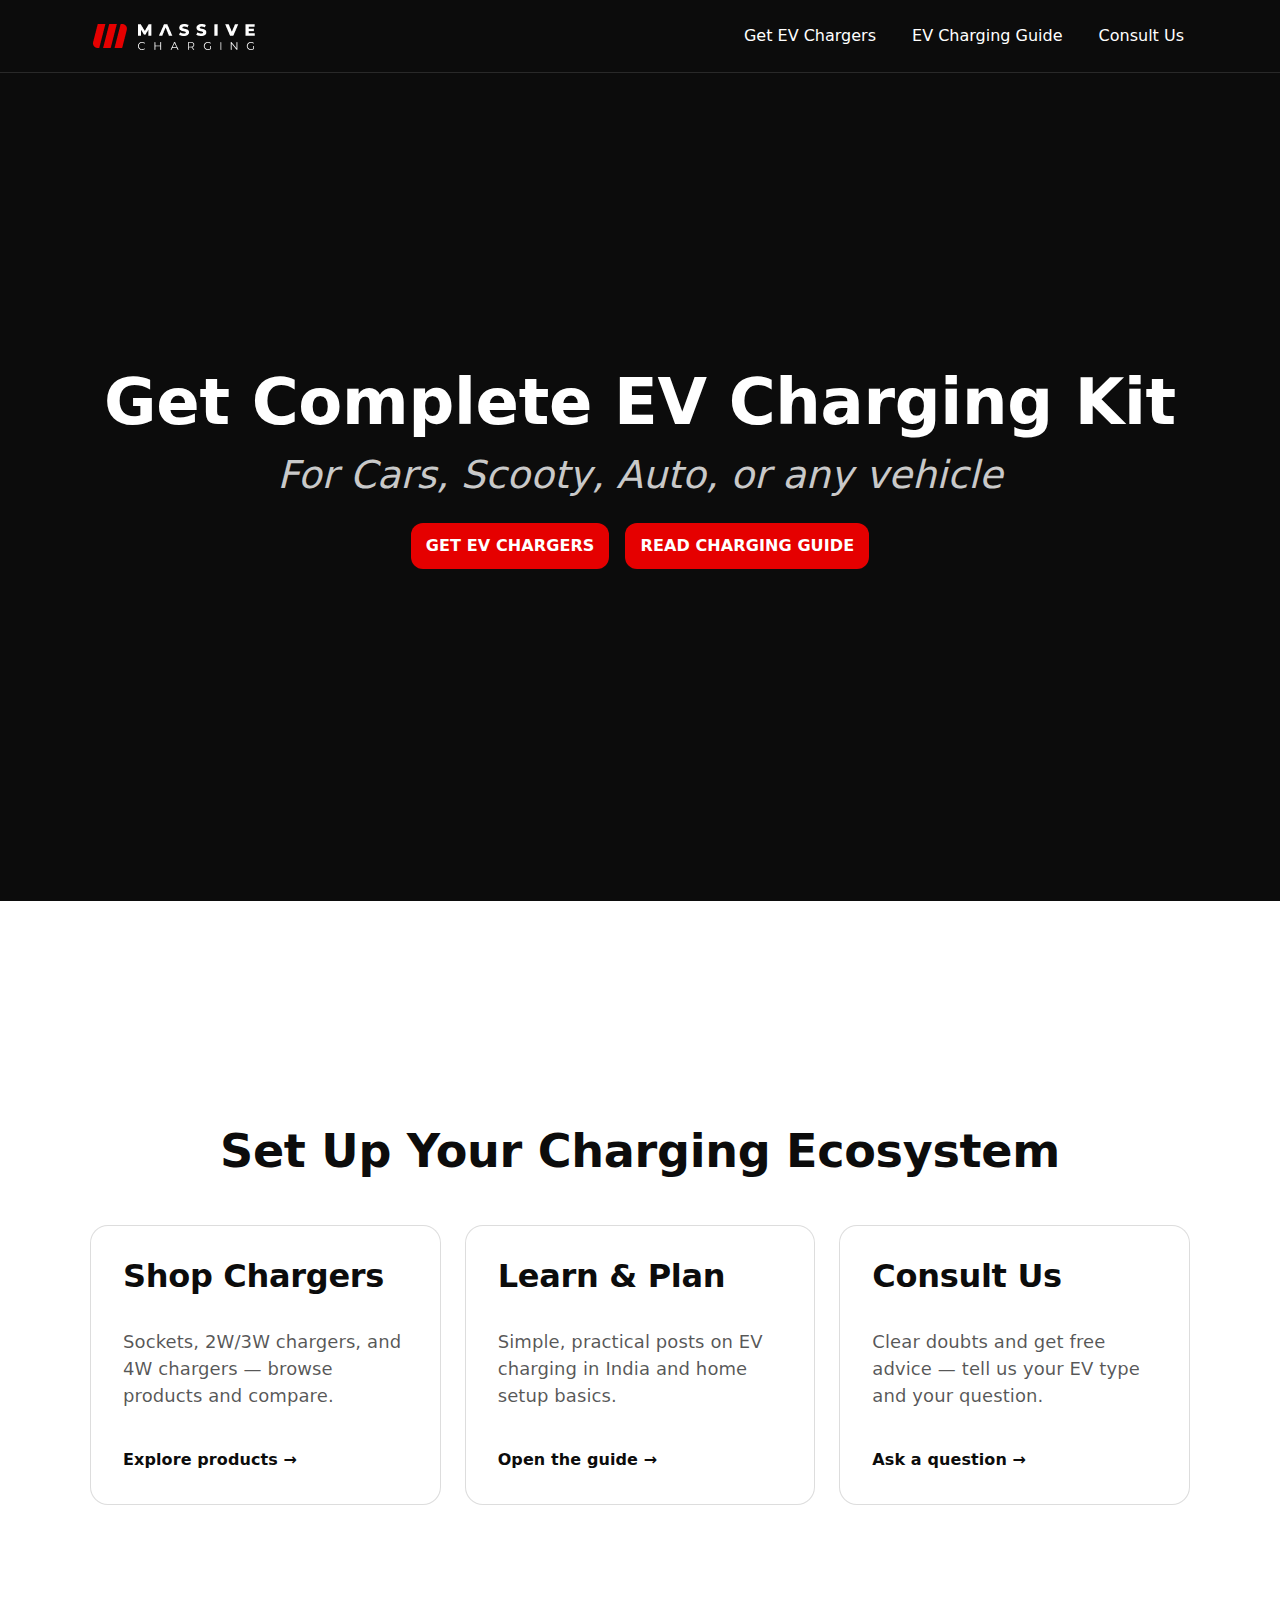
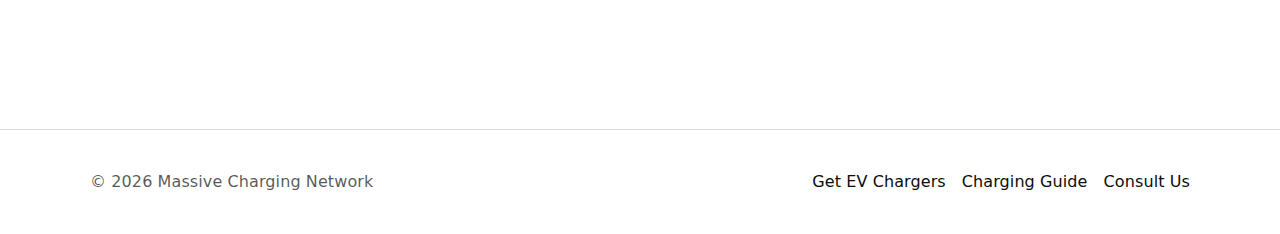
<file: index.html>
<!doctype html>
<html lang="en">
<head>
  <meta charset="utf-8" />
  <meta name="viewport" content="width=device-width,initial-scale=1" />
  <title>Massive Charging Network</title>
  <meta name="description" content="Get EV chargers and practical EV charging guidance in India. Consult us for free advice." />
  <link rel="stylesheet" href="css/style.css" />
  <link rel="stylesheet" href="css/pages/home.css" />
  <script defer src="js/main.js"></script>
</head>
<body>
<body class="home-page">
  <a class="skip-link" href="#main">Skip to content</a>

  <header class="site-header">
    <div class="container header-row">
      <a class="brand" href="index.html" aria-label="Massive Charging Network Home">
        <img class="brand-logo" src="assets/img/logo.png" alt="Massive Charging Network logo" />
        <span class="brand-name">Massive Charging Network</span>
      </a>

      <button class="nav-toggle" type="button" aria-expanded="false" aria-controls="site-nav">
        Menu
      </button>

      <nav id="site-nav" class="site-nav" aria-label="Primary">
        <ul class="nav-list">
          <li class="nav-item has-dropdown">
            <a class="nav-link" href="get-ev-chargers.html">Get EV Chargers</a>
            <ul class="dropdown" aria-label="Get EV Chargers submenu">
              <li><a href="get-ev-chargers.html#sockets">EV Charging Sockets</a></li>
              <li><a href="get-ev-chargers.html#2w3w">2W &amp; 3W EV Chargers</a></li>
              <li><a href="get-ev-chargers.html#4w">4W EV Chargers</a></li>
            </ul>
          </li>

          <li class="nav-item has-dropdown">
            <a class="nav-link" href="ev-charging-guide.html">EV Charging Guide</a>
            <ul class="dropdown" aria-label="EV Charging Guide submenu">
              <li><a href="ev-charging-guide.html#cars">Charging Guide for EV Cars in India</a></li>
              <li><a href="ev-charging-guide.html#home">Home Charging Setup Guide</a></li>
            </ul>
          </li>

          <li class="nav-item">
            <a class="nav-link" href="consult-us.html">Consult Us</a>
          </li>
        </ul>
      </nav>
    </div>
  </header>

  <main id="main">
    <section class="hero hero--home">
      <div class="container">
        <h1>Get Complete EV Charging Kit  </h1>
        <p>
          For Cars, Scooty, Auto, or any vehicle
        </p>
        <div class="hero-actions">
          <a class="btn" href="get-ev-chargers.html">GET EV CHARGERS</a>
          <a class="btn btn-secondary" href="ev-charging-guide.html">READ CHARGING GUIDE</a>
        </div>        
      </div>
    </section>

 <section class="cards-stage" id="explore">
  <div class="container">

    <header class="cards-stage__header">
      <h2>Set Up Your Charging Ecosystem</h2>
    </header>

    <div class="hero-cards cards-stage__grid">
      <article class="card">
        <h2>Shop Chargers</h2>
        <p>Sockets, 2W/3W chargers, and 4W chargers — browse products and compare.</p>
        <a href="get-ev-chargers.html">Explore products →</a>
      </article>

      <article class="card">
        <h2>Learn &amp; Plan</h2>
        <p>Simple, practical posts on EV charging in India and home setup basics.</p>
        <a href="ev-charging-guide.html">Open the guide →</a>
      </article>

      <article class="card">
        <h2>Consult Us</h2>
        <p>Clear doubts and get free advice — tell us your EV type and your question.</p>
        <a href="consult-us.html">Ask a question →</a>
      </article>
    </div>

  </div>
</section>

      
    </section>
  </main>

  <footer class="site-footer">
    <div class="container footer-row">
      <p>© <span id="year"></span> Massive Charging Network</p>
      <ul class="footer-links">
        <li><a href="get-ev-chargers.html">Get EV Chargers</a></li>
        <li><a href="ev-charging-guide.html">Charging Guide</a></li>
        <li><a href="consult-us.html">Consult Us</a></li>
      </ul>
    </div>
  </footer>
</body>
</html>
</file>
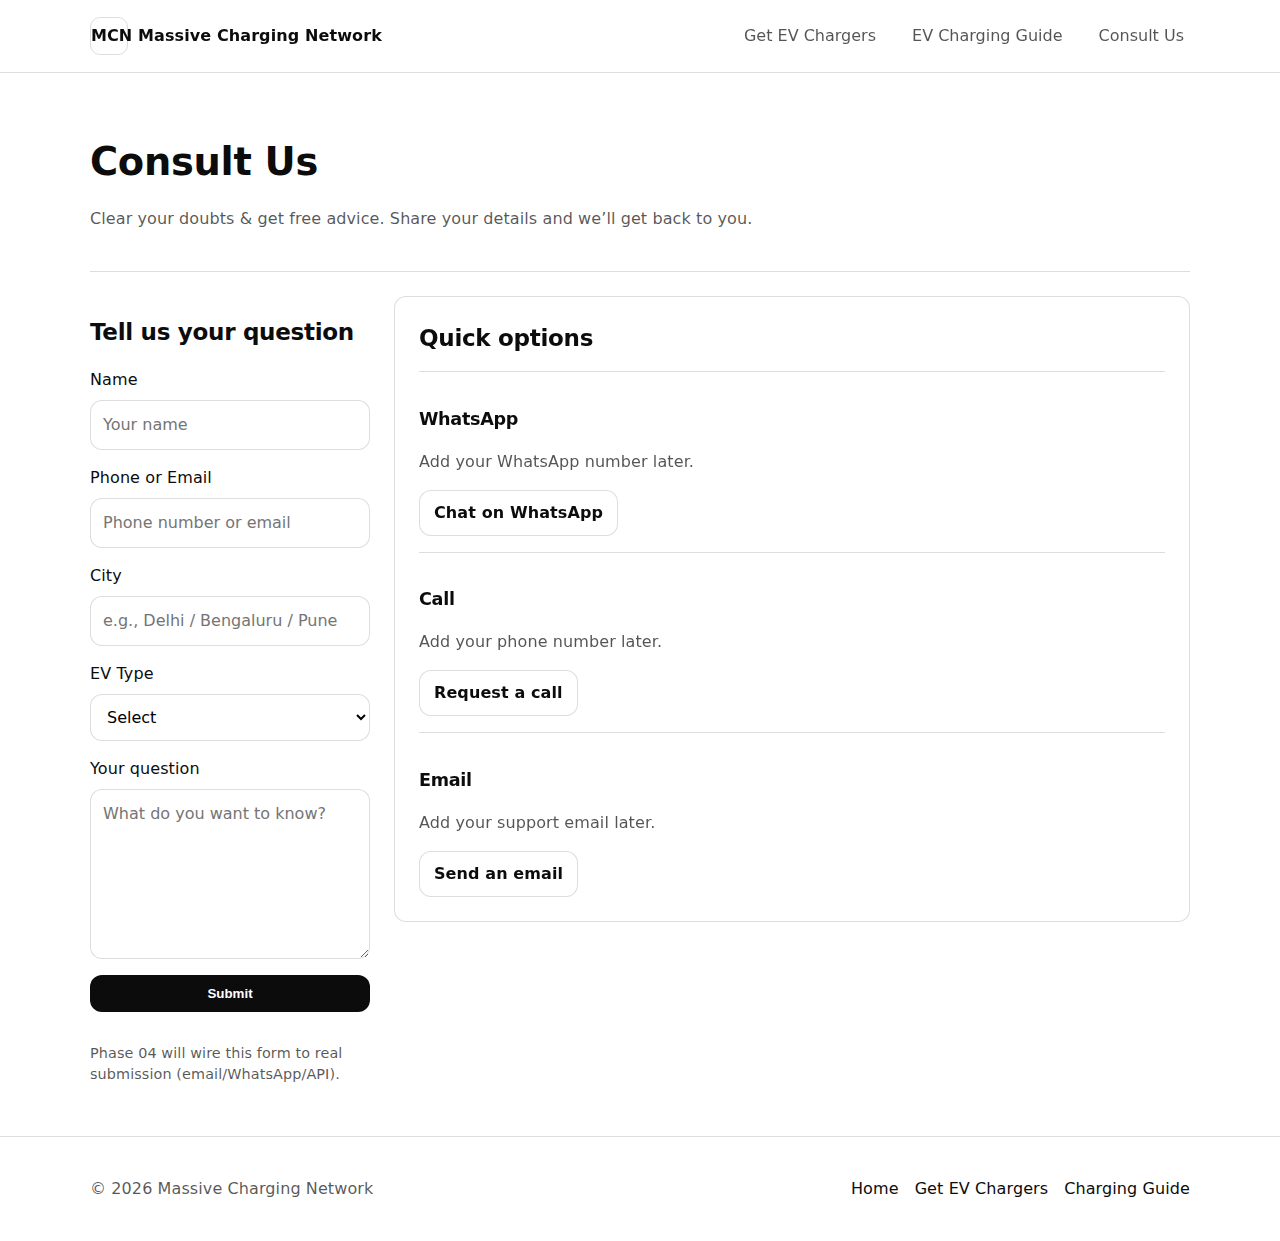
<file: consult-us.html>
<!doctype html>
<html lang="en">
<head>
  <meta charset="utf-8" />
  <meta name="viewport" content="width=device-width,initial-scale=1" />
  <title>Consult Us | Massive Charging Network</title>
  <meta name="description" content="Clear your EV charging doubts and get free advice. Tell us your EV type and question." />
  <link rel="stylesheet" href="css/style.css" />
  <script defer src="js/main.js"></script>
</head>
<body>
  <a class="skip-link" href="#main">Skip to content</a>

  <header class="site-header">
    <div class="container header-row">
      <a class="brand" href="index.html" aria-label="Massive Charging Network Home">
        <span class="brand-mark">MCN</span>
        <span class="brand-name">Massive Charging Network</span>
      </a>

      <button class="nav-toggle" type="button" aria-expanded="false" aria-controls="site-nav">
        Menu
      </button>

      <nav id="site-nav" class="site-nav" aria-label="Primary">
        <ul class="nav-list">
          <li class="nav-item has-dropdown">
            <a class="nav-link" href="get-ev-chargers.html">Get EV Chargers</a>
            <ul class="dropdown" aria-label="Get EV Chargers submenu">
              <li><a href="get-ev-chargers.html#sockets">EV Charging Sockets</a></li>
              <li><a href="get-ev-chargers.html#2w3w">2W &amp; 3W EV Chargers</a></li>
              <li><a href="get-ev-chargers.html#4w">4W EV Chargers</a></li>
            </ul>
          </li>

          <li class="nav-item has-dropdown">
            <a class="nav-link" href="ev-charging-guide.html">EV Charging Guide</a>
            <ul class="dropdown" aria-label="EV Charging Guide submenu">
              <li><a href="ev-charging-guide.html#cars">Charging Guide for EV Cars in India</a></li>
              <li><a href="ev-charging-guide.html#home">Home Charging Setup Guide</a></li>
            </ul>
          </li>

          <li class="nav-item">
            <a class="nav-link" href="consult-us.html" aria-current="page">Consult Us</a>
          </li>
        </ul>
      </nav>
    </div>
  </header>

  <main id="main" class="container section">
    <header class="page-header">
      <h1>Consult Us</h1>
      <p>Clear your doubts &amp; get free advice. Share your details and we’ll get back to you.</p>
    </header>

    <div class="layout-two-col">
      <section class="content">
        <h2>Tell us your question</h2>

        <form class="form" action="#" method="post">
          <div class="form-row">
            <label for="name">Name</label>
            <input id="name" name="name" type="text" placeholder="Your name" required />
          </div>

          <div class="form-row">
            <label for="contact">Phone or Email</label>
            <input id="contact" name="contact" type="text" placeholder="Phone number or email" required />
          </div>

          <div class="form-row">
            <label for="city">City</label>
            <input id="city" name="city" type="text" placeholder="e.g., Delhi / Bengaluru / Pune" />
          </div>

          <div class="form-row">
            <label for="evType">EV Type</label>
            <select id="evType" name="evType" required>
              <option value="">Select</option>
              <option value="2w">2W (Two-wheeler)</option>
              <option value="3w">3W (Three-wheeler)</option>
              <option value="4w">4W (Car)</option>
              <option value="fleet">Fleet / Commercial</option>
            </select>
          </div>

          <div class="form-row">
            <label for="question">Your question</label>
            <textarea id="question" name="question" rows="6" placeholder="What do you want to know?" required></textarea>
          </div>

          <button class="btn" type="submit">Submit</button>
          <p class="muted small">Phase 04 will wire this form to real submission (email/WhatsApp/API).</p>
        </form>
      </section>

      <aside class="sidebar" aria-label="Contact options">
        <h2 class="sidebar-title">Quick options</h2>

        <div class="sidebar-box">
          <h3>WhatsApp</h3>
          <p class="muted">Add your WhatsApp number later.</p>
          <a class="btn btn-secondary" href="#">Chat on WhatsApp</a>
        </div>

        <div class="sidebar-box">
          <h3>Call</h3>
          <p class="muted">Add your phone number later.</p>
          <a class="btn btn-secondary" href="#">Request a call</a>
        </div>

        <div class="sidebar-box">
          <h3>Email</h3>
          <p class="muted">Add your support email later.</p>
          <a class="btn btn-secondary" href="#">Send an email</a>
        </div>
      </aside>
    </div>
  </main>

  <footer class="site-footer">
    <div class="container footer-row">
      <p>© <span id="year"></span> Massive Charging Network</p>
      <ul class="footer-links">
        <li><a href="index.html">Home</a></li>
        <li><a href="get-ev-chargers.html">Get EV Chargers</a></li>
        <li><a href="ev-charging-guide.html">Charging Guide</a></li>
      </ul>
    </div>
  </footer>
</body>
</html>
</file>
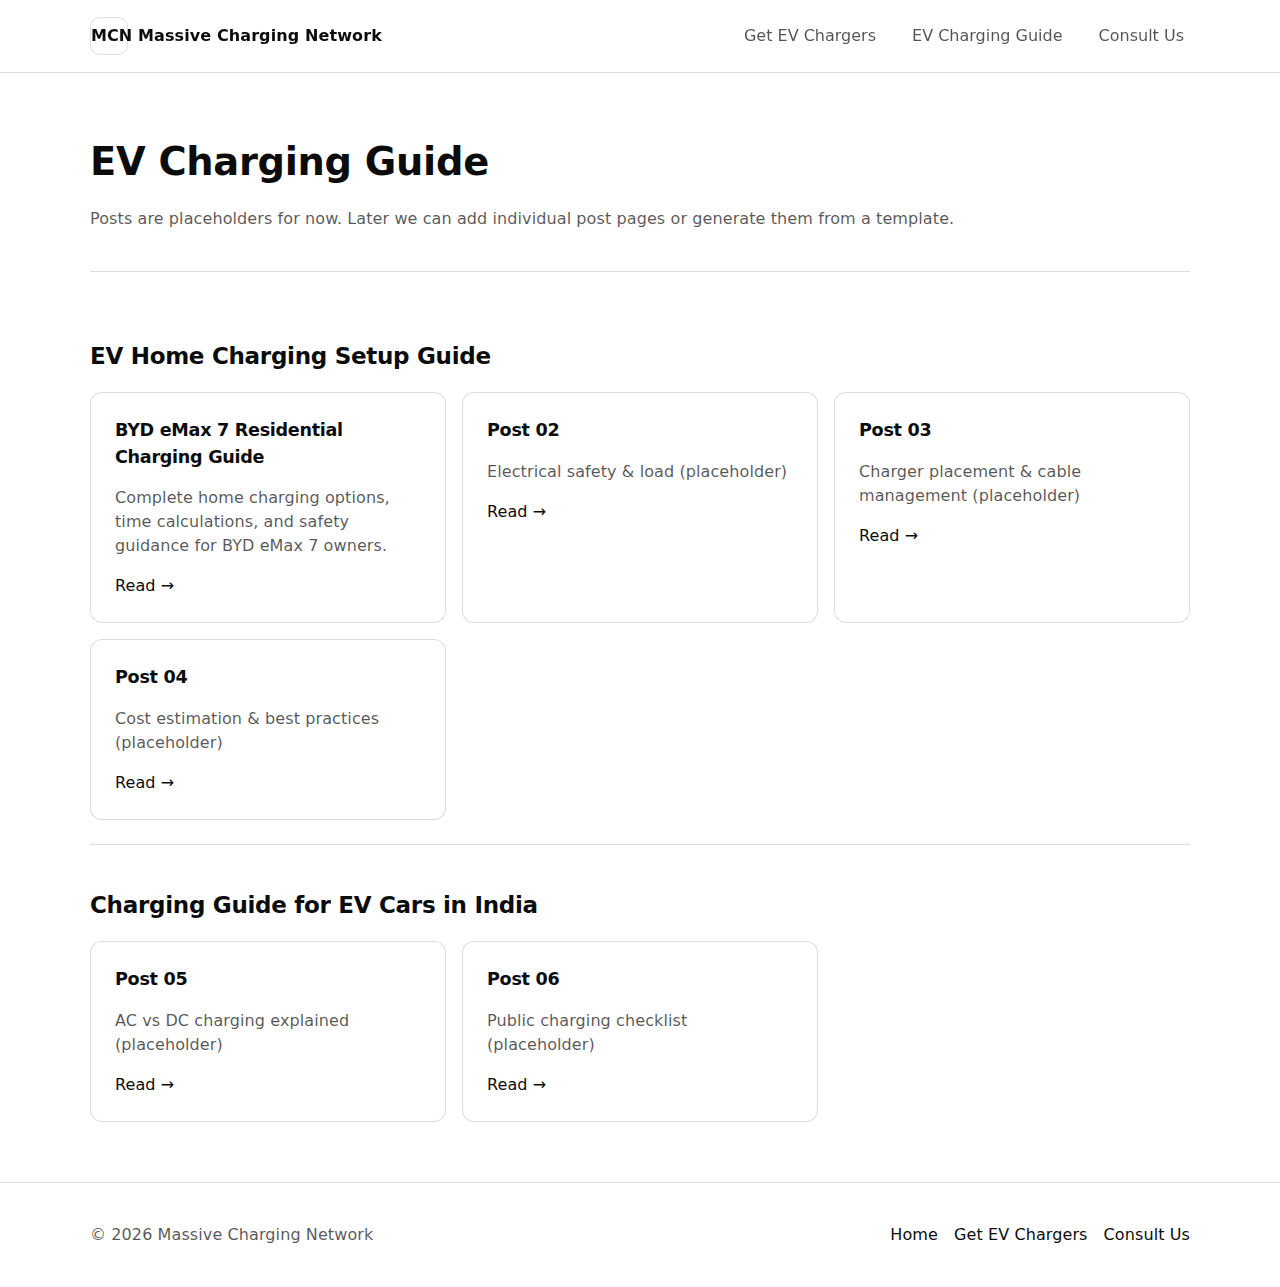
<file: ev-charging-guide.html>
<!doctype html>
<html lang="en">
<head>
  <meta charset="utf-8" />
  <meta name="viewport" content="width=device-width,initial-scale=1" />
  <title>EV Charging Guide | Massive Charging Network</title>
  <meta name="description" content="EV charging guidance: car charging basics in India and home charging setup posts." />
  <link rel="stylesheet" href="css/style.css" />
  <script defer src="js/main.js"></script>
</head>
<body>
  <a class="skip-link" href="#main">Skip to content</a>

  <header class="site-header">
    <div class="container header-row">
      <a class="brand" href="index.html" aria-label="Massive Charging Network Home">
        <span class="brand-mark">MCN</span>
        <span class="brand-name">Massive Charging Network</span>
      </a>

      <button class="nav-toggle" type="button" aria-expanded="false" aria-controls="site-nav">
        Menu
      </button>

      <nav id="site-nav" class="site-nav" aria-label="Primary">
        <ul class="nav-list">
          <li class="nav-item has-dropdown">
            <a class="nav-link" href="get-ev-chargers.html">Get EV Chargers</a>
            <ul class="dropdown" aria-label="Get EV Chargers submenu">
              <li><a href="get-ev-chargers.html#sockets">EV Charging Sockets</a></li>
              <li><a href="get-ev-chargers.html#2w3w">2W &amp; 3W EV Chargers</a></li>
              <li><a href="get-ev-chargers.html#4w">4W EV Chargers</a></li>
            </ul>
          </li>

          <li class="nav-item has-dropdown">
            <a class="nav-link" href="ev-charging-guide.html" aria-current="page">EV Charging Guide</a>
            <ul class="dropdown" aria-label="EV Charging Guide submenu">
              <li><a href="#cars">Charging Guide for EV Cars in India</a></li>
              <li><a href="#home">Home Charging Setup Guide</a></li>
            </ul>
          </li>

          <li class="nav-item">
            <a class="nav-link" href="consult-us.html">Consult Us</a>
          </li>
        </ul>
      </nav>
    </div>
  </header>

  <main id="main" class="container section">
    <header class="page-header">
      <h1>EV Charging Guide</h1>
      <p>Posts are placeholders for now. Later we can add individual post pages or generate them from a template.</p>
    </header>

    <section id="home" class="category">
      <h2>EV Home Charging Setup Guide</h2>

      <div class="post-grid">
        <article class="post-card">
		<h3>BYD eMax 7 Residential Charging Guide</h3>
		<p class="muted">
		Complete home charging options, time calculations, and safety guidance for BYD eMax 7 owners.
		</p>
		<a
    href="byd-emax7-residential-charging-guide.html"
    aria-label="Read BYD eMax 7 Residential Charging Guide"
  >
    Read →
  </a>
</article>
        <article class="post-card">
          <h3>Post 02</h3>
          <p class="muted">Electrical safety &amp; load (placeholder)</p>
          <a href="#" aria-label="Open Post 02">Read →</a>
        </article>
        <article class="post-card">
          <h3>Post 03</h3>
          <p class="muted">Charger placement &amp; cable management (placeholder)</p>
          <a href="#" aria-label="Open Post 03">Read →</a>
        </article>
        <article class="post-card">
          <h3>Post 04</h3>
          <p class="muted">Cost estimation &amp; best practices (placeholder)</p>
          <a href="#" aria-label="Open Post 04">Read →</a>
        </article>
      </div>
    </section>

    <section id="cars" class="category">
      <h2>Charging Guide for EV Cars in India</h2>

      <div class="post-grid">
        <article class="post-card">
          <h3>Post 05</h3>
          <p class="muted">AC vs DC charging explained (placeholder)</p>
          <a href="#" aria-label="Open Post 05">Read →</a>
        </article>
        <article class="post-card">
          <h3>Post 06</h3>
          <p class="muted">Public charging checklist (placeholder)</p>
          <a href="#" aria-label="Open Post 06">Read →</a>
        </article>
      </div>
    </section>
  </main>

  <footer class="site-footer">
    <div class="container footer-row">
      <p>© <span id="year"></span> Massive Charging Network</p>
      <ul class="footer-links">
        <li><a href="index.html">Home</a></li>
        <li><a href="get-ev-chargers.html">Get EV Chargers</a></li>
        <li><a href="consult-us.html">Consult Us</a></li>
      </ul>
    </div>
  </footer>
</body>
</html>
</file>
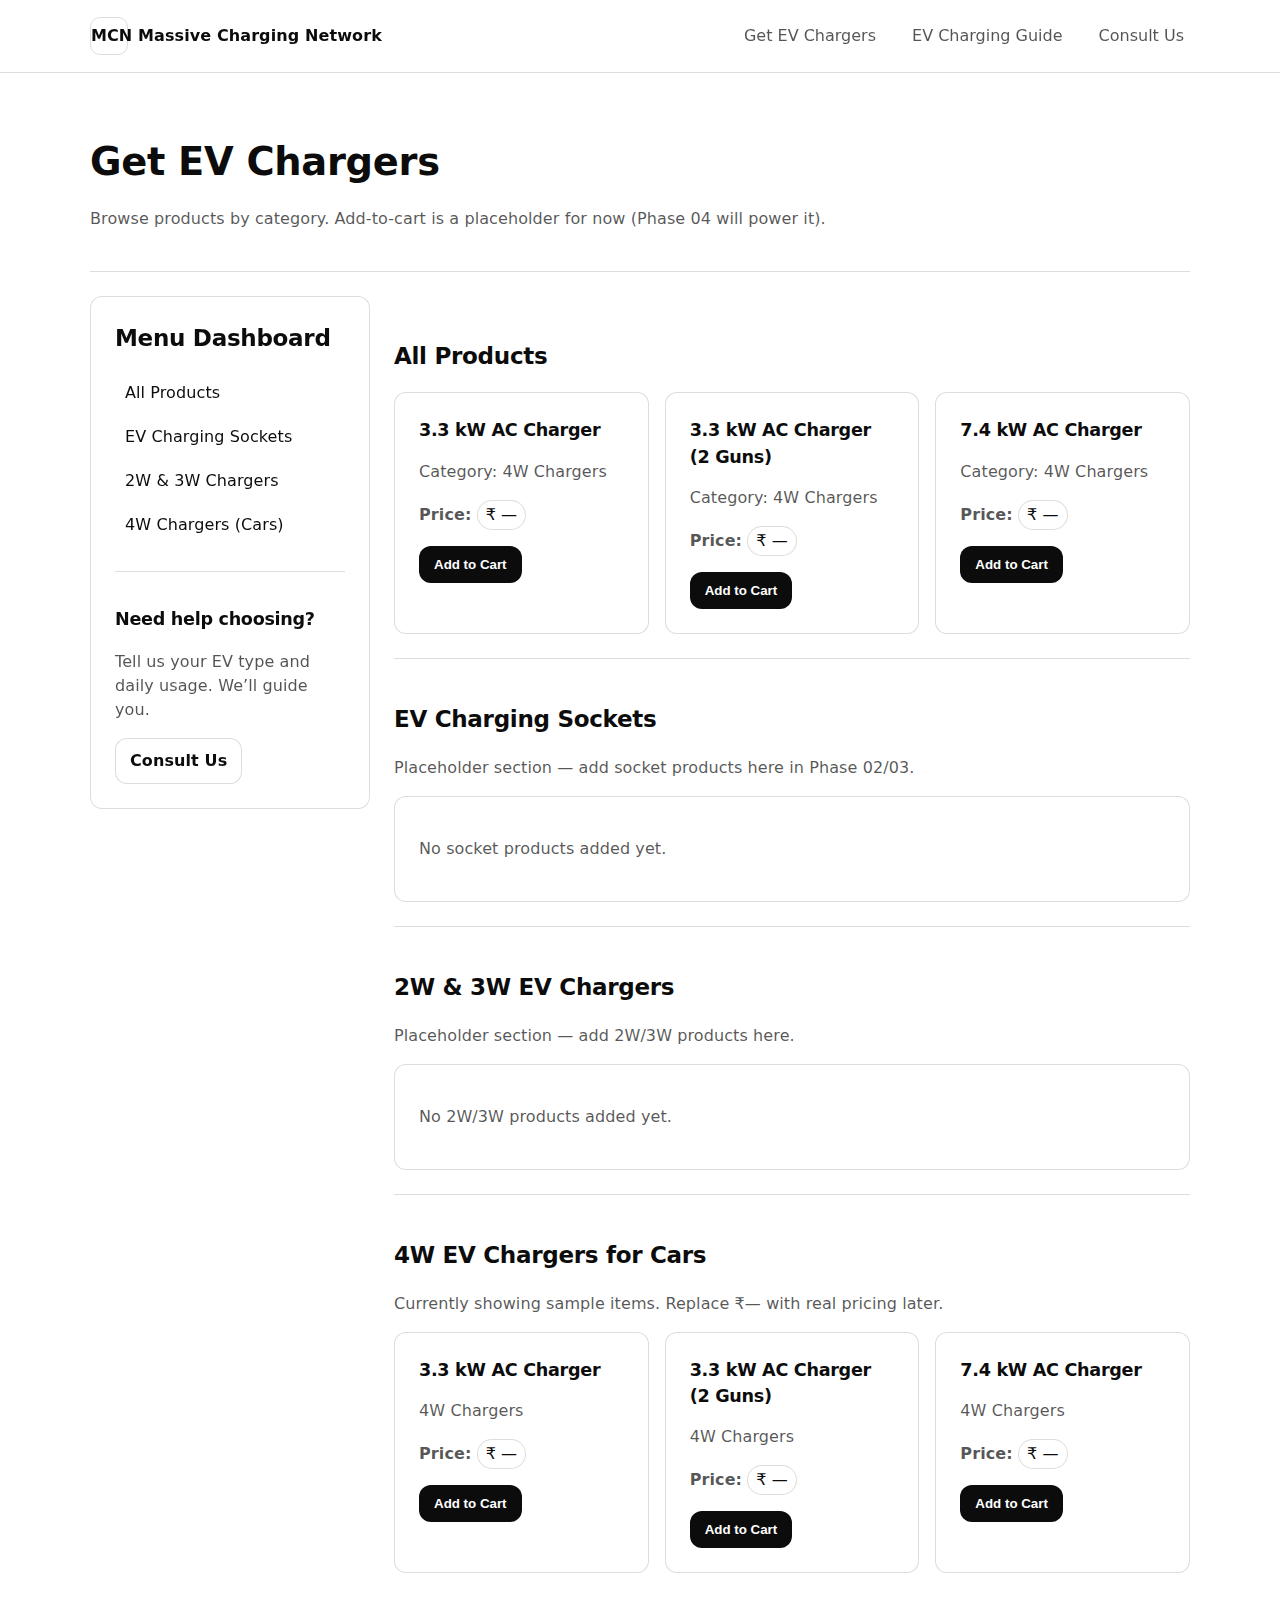
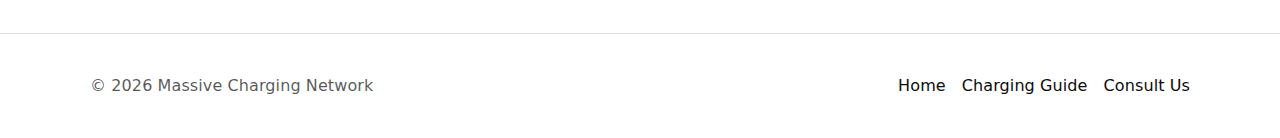
<file: get-ev-chargers.html>
<!doctype html>
<html lang="en">
<head>
  <meta charset="utf-8" />
  <meta name="viewport" content="width=device-width,initial-scale=1" />
  <title>Get EV Chargers | Massive Charging Network</title>
  <meta name="description" content="Browse EV chargers and sockets. Compare 2W/3W and 4W chargers and request help." />
  <link rel="stylesheet" href="css/style.css" />
  <script defer src="js/main.js"></script>
</head>
<body>
  <a class="skip-link" href="#main">Skip to content</a>

  <header class="site-header">
    <div class="container header-row">
      <a class="brand" href="index.html" aria-label="Massive Charging Network Home">
        <span class="brand-mark">MCN</span>
        <span class="brand-name">Massive Charging Network</span>
      </a>

      <button class="nav-toggle" type="button" aria-expanded="false" aria-controls="site-nav">
        Menu
      </button>

      <nav id="site-nav" class="site-nav" aria-label="Primary">
        <ul class="nav-list">
          <li class="nav-item has-dropdown">
            <a class="nav-link" href="get-ev-chargers.html" aria-current="page">Get EV Chargers</a>
            <ul class="dropdown" aria-label="Get EV Chargers submenu">
              <li><a href="#sockets">EV Charging Sockets</a></li>
              <li><a href="#2w3w">2W &amp; 3W EV Chargers</a></li>
              <li><a href="#4w">4W EV Chargers</a></li>
            </ul>
          </li>

          <li class="nav-item has-dropdown">
            <a class="nav-link" href="ev-charging-guide.html">EV Charging Guide</a>
            <ul class="dropdown" aria-label="EV Charging Guide submenu">
              <li><a href="ev-charging-guide.html#cars">Charging Guide for EV Cars in India</a></li>
              <li><a href="ev-charging-guide.html#home">Home Charging Setup Guide</a></li>
            </ul>
          </li>

          <li class="nav-item">
            <a class="nav-link" href="consult-us.html">Consult Us</a>
          </li>
        </ul>
      </nav>
    </div>
  </header>

  <main id="main" class="container section">
    <header class="page-header">
      <h1>Get EV Chargers</h1>
      <p>Browse products by category. Add-to-cart is a placeholder for now (Phase 04 will power it).</p>
    </header>

    <div class="layout-two-col">
      <aside class="sidebar" aria-label="Product dashboard">
        <h2 class="sidebar-title">Menu Dashboard</h2>
        <nav aria-label="Product categories">
          <ul class="sidebar-links">
            <li><a href="#all">All Products</a></li>
            <li><a href="#sockets">EV Charging Sockets</a></li>
            <li><a href="#2w3w">2W &amp; 3W Chargers</a></li>
            <li><a href="#4w">4W Chargers (Cars)</a></li>
          </ul>
        </nav>

        <div class="sidebar-box">
          <h3>Need help choosing?</h3>
          <p>Tell us your EV type and daily usage. We’ll guide you.</p>
          <a class="btn btn-secondary" href="consult-us.html">Consult Us</a>
        </div>
      </aside>

      <section class="content">
        <section id="all" class="category">
          <h2>All Products</h2>

          <div class="product-grid">
            <article class="product-card">
              <h3>3.3 kW AC Charger</h3>
              <p class="muted">Category: 4W Chargers</p>
              <p><strong>Price:</strong> <span class="price">₹ —</span></p>
              <button class="btn" type="button">Add to Cart</button>
            </article>

            <article class="product-card">
              <h3>3.3 kW AC Charger (2 Guns)</h3>
              <p class="muted">Category: 4W Chargers</p>
              <p><strong>Price:</strong> <span class="price">₹ —</span></p>
              <button class="btn" type="button">Add to Cart</button>
            </article>

            <article class="product-card">
              <h3>7.4 kW AC Charger</h3>
              <p class="muted">Category: 4W Chargers</p>
              <p><strong>Price:</strong> <span class="price">₹ —</span></p>
              <button class="btn" type="button">Add to Cart</button>
            </article>
          </div>
        </section>

        <section id="sockets" class="category">
          <h2>EV Charging Sockets</h2>
          <p class="muted">Placeholder section — add socket products here in Phase 02/03.</p>
          <div class="empty-state">
            <p>No socket products added yet.</p>
          </div>
        </section>

        <section id="2w3w" class="category">
          <h2>2W &amp; 3W EV Chargers</h2>
          <p class="muted">Placeholder section — add 2W/3W products here.</p>
          <div class="empty-state">
            <p>No 2W/3W products added yet.</p>
          </div>
        </section>

        <section id="4w" class="category">
          <h2>4W EV Chargers for Cars</h2>
          <p class="muted">Currently showing sample items. Replace ₹— with real pricing later.</p>

          <div class="product-grid">
            <article class="product-card">
              <h3>3.3 kW AC Charger</h3>
              <p class="muted">4W Chargers</p>
              <p><strong>Price:</strong> <span class="price">₹ —</span></p>
              <button class="btn" type="button">Add to Cart</button>
            </article>

            <article class="product-card">
              <h3>3.3 kW AC Charger (2 Guns)</h3>
              <p class="muted">4W Chargers</p>
              <p><strong>Price:</strong> <span class="price">₹ —</span></p>
              <button class="btn" type="button">Add to Cart</button>
            </article>

            <article class="product-card">
              <h3>7.4 kW AC Charger</h3>
              <p class="muted">4W Chargers</p>
              <p><strong>Price:</strong> <span class="price">₹ —</span></p>
              <button class="btn" type="button">Add to Cart</button>
            </article>
          </div>
        </section>
      </section>
    </div>
  </main>

  <footer class="site-footer">
    <div class="container footer-row">
      <p>© <span id="year"></span> Massive Charging Network</p>
      <ul class="footer-links">
        <li><a href="index.html">Home</a></li>
        <li><a href="ev-charging-guide.html">Charging Guide</a></li>
        <li><a href="consult-us.html">Consult Us</a></li>
      </ul>
    </div>
  </footer>
</body>
</html>
</file>
<file: css/style.css>
/* =========================================================
   Phase 03 — Layer 1: Layout + Spacing (mostly neutral)
   ========================================================= */

/* ---------- Reset / Base ---------- */
* { box-sizing: border-box; }
html { scroll-behavior: smooth; }
body {
  margin: 0;
  font-family: system-ui, -apple-system, Segoe UI, Roboto, Arial, sans-serif;
  line-height: 1.5;
}
img { max-width: 100%; display: block; }
a { color: inherit; text-decoration: none; }
a:hover { text-decoration: underline; }

:root{
  --container: 1100px;
  --gutter: 16px;

  --space-1: 6px;
  --space-2: 10px;
  --space-3: 16px;
  --space-4: 24px;
  --space-5: 36px;
  --space-6: 56px;

  --radius: 12px;

  /* Neutral palette for now (colors later) */
  --bg: #ffffff;
  --text: #111111;
  --muted: #555555;
  --border: #dddddd;
  --panel: #f6f6f6;
}

body { background: var(--bg); color: var(--text); }

.container{
  width: min(var(--container), 100% - (var(--gutter) * 2));
  margin-inline: auto;
}

.section{
  padding-block: var(--space-5);
}

.muted{ color: var(--muted); }
.small{ font-size: 0.9rem; }

/* Accessibility: skip link */
.skip-link{
  position: absolute;
  left: -999px;
  top: 8px;
  padding: 10px 12px;
  background: #fff;
  border: 1px solid var(--border);
  border-radius: 8px;
  z-index: 9999;
}
.skip-link:focus{ left: 8px; }

/* ---------- Header / Nav ---------- */
.site-header{
  position: sticky; /* fixed feel but nicer with content flow */
  top: 0;
  z-index: 1000;
  background: var(--bg);
  border-bottom: 1px solid var(--border);
}

.header-row{
  display: flex;
  align-items: center;
  justify-content: space-between;
  gap: var(--space-3);
  padding-block: var(--space-3);
}

.brand{
  display: inline-flex;
  align-items: center;
  gap: 10px;
  white-space: nowrap;
}
.brand-mark{
  display: inline-grid;
  place-items: center;
  width: 38px;
  height: 38px;
  border: 1px solid var(--border);
  border-radius: 10px;
  font-weight: 700;
}
.brand-name{
  font-weight: 700;
}

.nav-toggle{
  display: none; /* enabled on mobile */
  padding: 10px 12px;
  border-radius: 10px;
  border: 1px solid var(--border);
  background: #fff;
  cursor: pointer;
}

.site-nav{ }
.nav-list{
  list-style: none;
  display: flex;
  align-items: center;
  gap: var(--space-4);
  padding: 0;
  margin: 0;
}

.nav-link{
  display: inline-block;
  padding: 10px 6px;
  font-weight: 600;
}

.nav-item{ position: relative; }
.has-dropdown > .dropdown{
  display: none;
  position: absolute;
  top: calc(100% + 6px);
  left: 0;
  min-width: 240px;
  background: var(--bg);
  border: 1px solid var(--border);
  border-radius: 12px;
  padding: 8px;
  list-style: none;
  margin: 0;
  box-shadow: 0 10px 30px rgba(0,0,0,0.08);
}
.has-dropdown:hover > .dropdown{
  display: block;
}
.dropdown li a{
  display: block;
  padding: 10px 10px;
  border-radius: 10px;
}
.dropdown li a:hover{
  background: var(--panel);
  text-decoration: none;
}

/* ---------- Footer ---------- */
.site-footer{
  border-top: 1px solid var(--border);
  padding-block: var(--space-4);
}
.footer-row{
  display: flex;
  align-items: center;
  justify-content: space-between;
  gap: var(--space-3);
  flex-wrap: wrap;
}
.footer-links{
  display: flex;
  gap: var(--space-3);
  list-style: none;
  padding: 0;
  margin: 0;
}

/* ---------- Buttons ---------- */
.btn{
  display: inline-block;
  padding: 10px 14px;
  border-radius: 12px;
  border: 1px solid var(--border);
  background: #fff;
  font-weight: 600;
  cursor: pointer;
}
.btn:hover{
  text-decoration: none;
  background: var(--panel);
}
.btn-secondary{
  background: #fff;
}

/* ---------- Hero + Cards ---------- */
.hero{
  padding-block: var(--space-6);
  border-bottom: 1px solid var(--border);
}
.hero h1{
  margin: 0 0 var(--space-2);
  line-height: 1.15;
}
.hero p{ margin: 0 0 var(--space-4); max-width: 70ch; }
.hero-actions{
  display: flex;
  gap: var(--space-3);
  flex-wrap: wrap;
  margin-bottom: var(--space-5);
}

.hero-cards{
  display: grid;
  grid-template-columns: repeat(3, 1fr);
  gap: var(--space-3);
}

.card{
  border: 1px solid var(--border);
  border-radius: var(--radius);
  padding: var(--space-4);
  background: #fff;
}
.card h2{ margin-top: 0; }

/* ---------- Page Header ---------- */
.page-header{
  padding-block: var(--space-4);
  border-bottom: 1px solid var(--border);
  margin-bottom: var(--space-4);
}
.page-header h1{ margin: 0 0 var(--space-2); }

/* ---------- Two-column layout ---------- */
.layout-two-col{
  display: grid;
  grid-template-columns: 280px 1fr;
  gap: var(--space-4);
  align-items: start;
}

.sidebar{
  position: sticky;
  top: 84px; /* header height-ish */
  border: 1px solid var(--border);
  border-radius: var(--radius);
  padding: var(--space-4);
  background: #fff;
}
.sidebar-title{
  margin-top: 0;
  margin-bottom: var(--space-3);
}
.sidebar-links{
  list-style: none;
  padding: 0;
  margin: 0 0 var(--space-4);
}
.sidebar-links li a{
  display: block;
  padding: 10px 10px;
  border-radius: 10px;
}
.sidebar-links li a:hover{
  background: var(--panel);
  text-decoration: none;
}
.sidebar-box{
  border-top: 1px solid var(--border);
  padding-top: var(--space-3);
  margin-top: var(--space-3);
}

.content{ }

/* ---------- Categories + grids ---------- */
.category{
  padding-block: var(--space-4);
  border-bottom: 1px solid var(--border);
}
.category:last-child{ border-bottom: 0; }

.product-grid,
.post-grid{
  display: grid;
  grid-template-columns: repeat(3, 1fr);
  gap: var(--space-3);
  margin-top: var(--space-3);
}

.product-card,
.post-card{
  border: 1px solid var(--border);
  border-radius: var(--radius);
  padding: var(--space-4);
  background: #fff;
}
.product-card h3,
.post-card h3{
  margin-top: 0;
  margin-bottom: var(--space-2);
}

.price{
  display: inline-block;
  padding: 2px 8px;
  border: 1px solid var(--border);
  border-radius: 999px;
}

.empty-state{
  border: 1px dashed var(--border);
  border-radius: var(--radius);
  padding: var(--space-4);
  background: #fff;
  margin-top: var(--space-3);
}

/* ---------- Forms ---------- */
.form{
  display: grid;
  gap: var(--space-3);
  margin-top: var(--space-3);
}
.form-row{
  display: grid;
  gap: 8px;
}
input, select, textarea{
  width: 100%;
  padding: 12px 12px;
  border-radius: 12px;
  border: 1px solid var(--border);
  background: #fff;
  font: inherit;
}
textarea{ resize: vertical; }

/* ---------- Feature list ---------- */
.feature-list{
  padding-left: 18px;
  margin: 0;
  display: grid;
  gap: 8px;
}

/* ---------- Responsive ---------- */
@media (max-width: 980px){
  .hero-cards{ grid-template-columns: 1fr; }
  .product-grid, .post-grid{ grid-template-columns: 1fr; }
  .layout-two-col{ grid-template-columns: 1fr; }
  .sidebar{ position: relative; top: 0; }
}

@media (max-width: 760px){
  .nav-toggle{ display: inline-block; }

  /* Stack nav as a drawer-like block */
  .site-nav{
    display: none;
    width: 100%;
    padding-bottom: var(--space-3);
  }
  .site-nav.open{ display: block; }

  .header-row{ flex-wrap: wrap; }

  .nav-list{
    width: 100%;
    flex-direction: column;
    align-items: stretch;
    gap: 8px;
    border-top: 1px solid var(--border);
    padding-top: var(--space-3);
  }

  /* On mobile: show dropdown content always (simple, no hover reliance) */
  .has-dropdown > .dropdown{
    display: block;
    position: static;
    border: 0;
    box-shadow: none;
    padding: 0;
    margin: 0;
  }
  .dropdown li a{
    padding-left: 18px;
  }
}

/* =========================================================
   Phase 03 — Layer 2: Colors + Typography (Urbanist theme)
   Paste this at the END of style.css
   ========================================================= */

:root{
  /* Brand */
  --bg: #FFFFFF;
  --text: #0c0c0c;
  --accent: #e50000;

  /* Neutrals derived from your palette */
  --muted: rgba(12,12,12,0.70);
  --border: rgba(12,12,12,0.14);
  --panel: rgba(12,12,12,0.04);

  /* Typography */
  --font: "Urbanist", system-ui, -apple-system, Segoe UI, Roboto, Arial, sans-serif;
}

/* Base typography */
body{
  font-family: var(--font);
  color: var(--text);
  background: var(--bg);
  letter-spacing: 0.1px;
}

h1, h2, h3{
  letter-spacing: -0.3px;
}

h1{
  font-size: clamp(2rem, 3vw, 3rem);
  font-weight: 800;
}

h2{
  font-size: clamp(1.35rem, 1.8vw, 1.9rem);
  font-weight: 750;
}

h3{
  font-size: 1.1rem;
  font-weight: 700;
}

p, li{
  color: var(--muted);
}

a{
  color: var(--text);
}

a:hover{
  text-decoration-thickness: 2px;
}

/* Header styling */
.site-header{
  background: rgba(255,255,255,0.92);
  backdrop-filter: blur(10px);
  border-bottom: 1px solid var(--border);
}

.brand-mark{
  border: 1px solid var(--border);
  color: var(--text);
}

.brand-name{
  color: var(--text);
}

/* Nav polish */
.nav-link{
  color: var(--text);
}

.dropdown{
  border: 1px solid var(--border);
}

.dropdown li a:hover{
  background: var(--panel);
}

/* Buttons (brand red) */
.btn{
  border: 1px solid var(--border);
  background: var(--text);
  color: var(--bg);
}

.btn:hover{
  background: #000000;
}

.btn-secondary{
  background: var(--bg);
  color: var(--text);
}

.btn-secondary:hover{
  background: var(--panel);
}

/* Accent moments */
.hero h1{
  color: var(--text);
}

.hero-actions .btn:first-child{
  background: var(--accent);
  border-color: rgba(229,0,0,0.35);
}

.hero-actions .btn:first-child:hover{
  background: #c90000;
}

/* Cards + surfaces */
.card,
.product-card,
.post-card,
.sidebar,
.empty-state{
  border: 1px solid var(--border);
}

.price{
  border: 1px solid var(--border);
  color: var(--text);
  background: rgba(255,255,255,0.7);
}

/* Form focus styles */
input:focus, select:focus, textarea:focus, button:focus, a:focus{
  outline: 3px solid rgba(229,0,0,0.25);
  outline-offset: 2px;
  border-color: rgba(229,0,0,0.35);
}

/* Footer */
.site-footer{
  border-top: 1px solid var(--border);
}

/* =========================================================
   Navigation Menu Text Styling
   ========================================================= */

/* Base menu link style */
.nav-link{
  font-family: "Urbanist", system-ui, sans-serif;
  font-size: 16px;
  line-height: 20px;
  font-weight: 400;
  letter-spacing: 0;
  text-transform: none;

  position: relative;
  padding: 10px 6px;
  color: inherit;
}

/* Remove default underline behavior */
.nav-link:hover{
  text-decoration: none;
}

/* Red underline (hidden by default) */
.nav-link::after{
  content: "";
  position: absolute;
  left: 0;
  bottom: -4px;
  width: 100%;
  height: 2px;

  background-color: #e50000;

  transform: scaleX(0);
  transform-origin: left;
  transition: transform 0.25s ease;
}

/* On hover: show underline */
.nav-link:hover::after{
  transform: scaleX(1);
}
</file>
<file: css/pages/home.css>
/* =========================================================
   Home Hero — Page-specific overrides
   File: css/pages/home.css
   ========================================================= */

/* Make header sit on top of hero and match dark hero */
./* Make the entire home page background black so no white shows above hero */
.home-page{
  background: #0c0c0c;
}

/* Header should not be transparent on home */
.home-page .site-header{
  background: #0c0c0c;
  border-bottom: 1px solid rgba(255,255,255,0.12);
}
That 

/* Ensure nav text is readable on dark hero */
.home-page .brand-name,
.home-page .nav-link,
.home-page .nav-toggle,
.home-page .brand-mark{
  color: #FFFFFF;
}

.home-page .brand-mark{
  border-color: rgba(255,255,255,0.20);
}

/* Dropdown on dark hero: keep it clean */
.home-page .has-dropdown > .dropdown{
  background: #0c0c0c;
  border-color: rgba(255,255,255,0.16);
}

.home-page .dropdown li a{
  color: #FFFFFF;
}

.home-page .dropdown li a:hover{
  background: rgba(255,255,255,0.06);
  text-decoration: none;
}

/* HERO: full-height, black background */
/* HERO: center content + make it dominant */
.home-page .hero--home{
  background: #0c0c0c;
  color: #FFFFFF;
  min-height: 92vh;
  display: flex;
  align-items: center;
  justify-content: center;   /* vertical balance */
  border-bottom: none;
}

/* Center everything in the hero container */
.home-page .hero--home .container{
  text-align: center;
  display: flex;
  flex-direction: column;
  align-items: center;
}

/* Bigger headline */
.home-page .hero--home h1{
  color: #FFFFFF;
  max-width: 22ch;
  font-size: clamp(2.4rem, 4.4vw, 4rem);
  line-height: 1.05;
  margin-bottom: 12px;
}

/* Subtext width + color */
.home-page .hero--home p{
  color: rgba(255,255,255,0.78);
  max-width: 70ch;
  font-size: clamp(1.05rem, 1.5vw, 1.25rem);
}

/* Center the buttons */
.home-page .hero--home .hero-actions{
  justify-content: center;
  margin-top: 22px;
}

/* Buttons: red background + white text */
.home-page .hero--home .btn{
  background: #e50000;
  color: #FFFFFF;
  border-color: rgba(229,0,0,0.35);
}

.home-page .hero--home .btn:hover{
  background: #c90000;
}

/* Secondary button: also red per your spec */
.home-page .hero--home .btn.btn-secondary{
  background: #e50000;
  color: #FFFFFF;
  border-color: rgba(229,0,0,0.35);
}

.home-page .hero--home .btn.btn-secondary:hover{
  background: #c90000;
}

/* Optional: tighten hero spacing so it feels premium */
.home-page .hero--home .hero-actions{
  margin-top: 18px;
}

/* On very small screens, reduce height a bit */
@media (max-width: 760px){
  .home-page .hero--home{
    min-height: 88vh;
    padding-block: 56px;
  }
}

/* =========================================================
   HERO PRAMANA LOCK (Figma: 72px H1, 42px subtext @ 1400x900)
   Put this at the END of css/pages/home.css
   ========================================================= */

.home-page .hero--home h1{
  font-size: clamp(2.6rem, 5vw, 4.5rem); /* ~42px → fluid → 72px */
  line-height: 1.05;
  font-weight: 800;
  max-width: 26ch;
  margin-bottom: 12px;
}

.home-page .hero--home p{
  font-size: clamp(1.2rem, 3vw, 2.6rem); /* ~19px → fluid → 42px */
  line-height: 1.35;
  font-style: italic;
  max-width: 60ch;
  margin: 0;
}

/* Keep buttons centered and proportional */
.home-page .hero--home .hero-actions{
  margin-top: 22px;
  justify-content: center;
  gap: 16px;
}

/* =========================================================
   Home Section 2: Full-screen 3-card stage
   ========================================================= */

.home-page .cards-stage{
  min-height: 92vh;               /* full screen feel like hero */
  display: flex;
  align-items: center;            /* vertical center */
  padding-block: 64px;            /* breathing space */
  background: #FFFFFF;            /* contrast after black hero */
}

.home-page .cards-stage__grid{
  /* override grid behavior for this stage */
  display: grid;
  grid-template-columns: repeat(3, 1fr);
  gap: 24px;
  align-items: stretch;
}

/* Make these cards feel like “primary tiles” */
.home-page .cards-stage .card{
  border: 1px solid rgba(12,12,12,0.14);
  border-radius: 18px;
  padding: 32px;
  background: #FFFFFF;
  min-height: 280px;

  display: flex;
  flex-direction: column;
  justify-content: space-between;
}

.home-page .cards-stage .card h2{
  margin: 0 0 10px;
  font-size: 32px;
  line-height: 1.15;
}

.home-page .cards-stage .card p{
  margin: 0 0 16px;
  color: rgba(12,12,12,0.70);
  font-size: 18px;
  line-height: 1.5;
}

/* Link style inside cards */
.home-page .cards-stage .card a{
  font-weight: 600;
  text-decoration: none;
  color: #0c0c0c;
  display: inline-flex;
  gap: 8px;
}

.home-page .cards-stage .card a:hover{
  text-decoration: underline;
  text-decoration-color: #e50000;
  text-decoration-thickness: 2px;
}

/* =========================================================
   Section 2 Heading — Draft Pramana Lock
   ========================================================= */

.home-page .cards-stage__header{
  text-align: center;
  margin-bottom: 48px;
}

.home-page .cards-stage__header h2{
  font-size: clamp(2.75rem, 3.6vw, 3.25rem); /* ~44px → fluid → ~52px */
  line-height: 1.15;
  font-weight: 700;
  margin: 0;
  color: #0c0c0c;

  white-space: nowrap;     /* force single line */
  margin-inline: auto;
}



/* Responsive: stack cards */
@media (max-width: 980px){
  .home-page .cards-stage__grid{
    grid-template-columns: 1fr;
  }
  .home-page .cards-stage{
    min-height: auto; /* on mobile, let it flow naturally */
    padding-block: 56px;
  }
}
</file>
